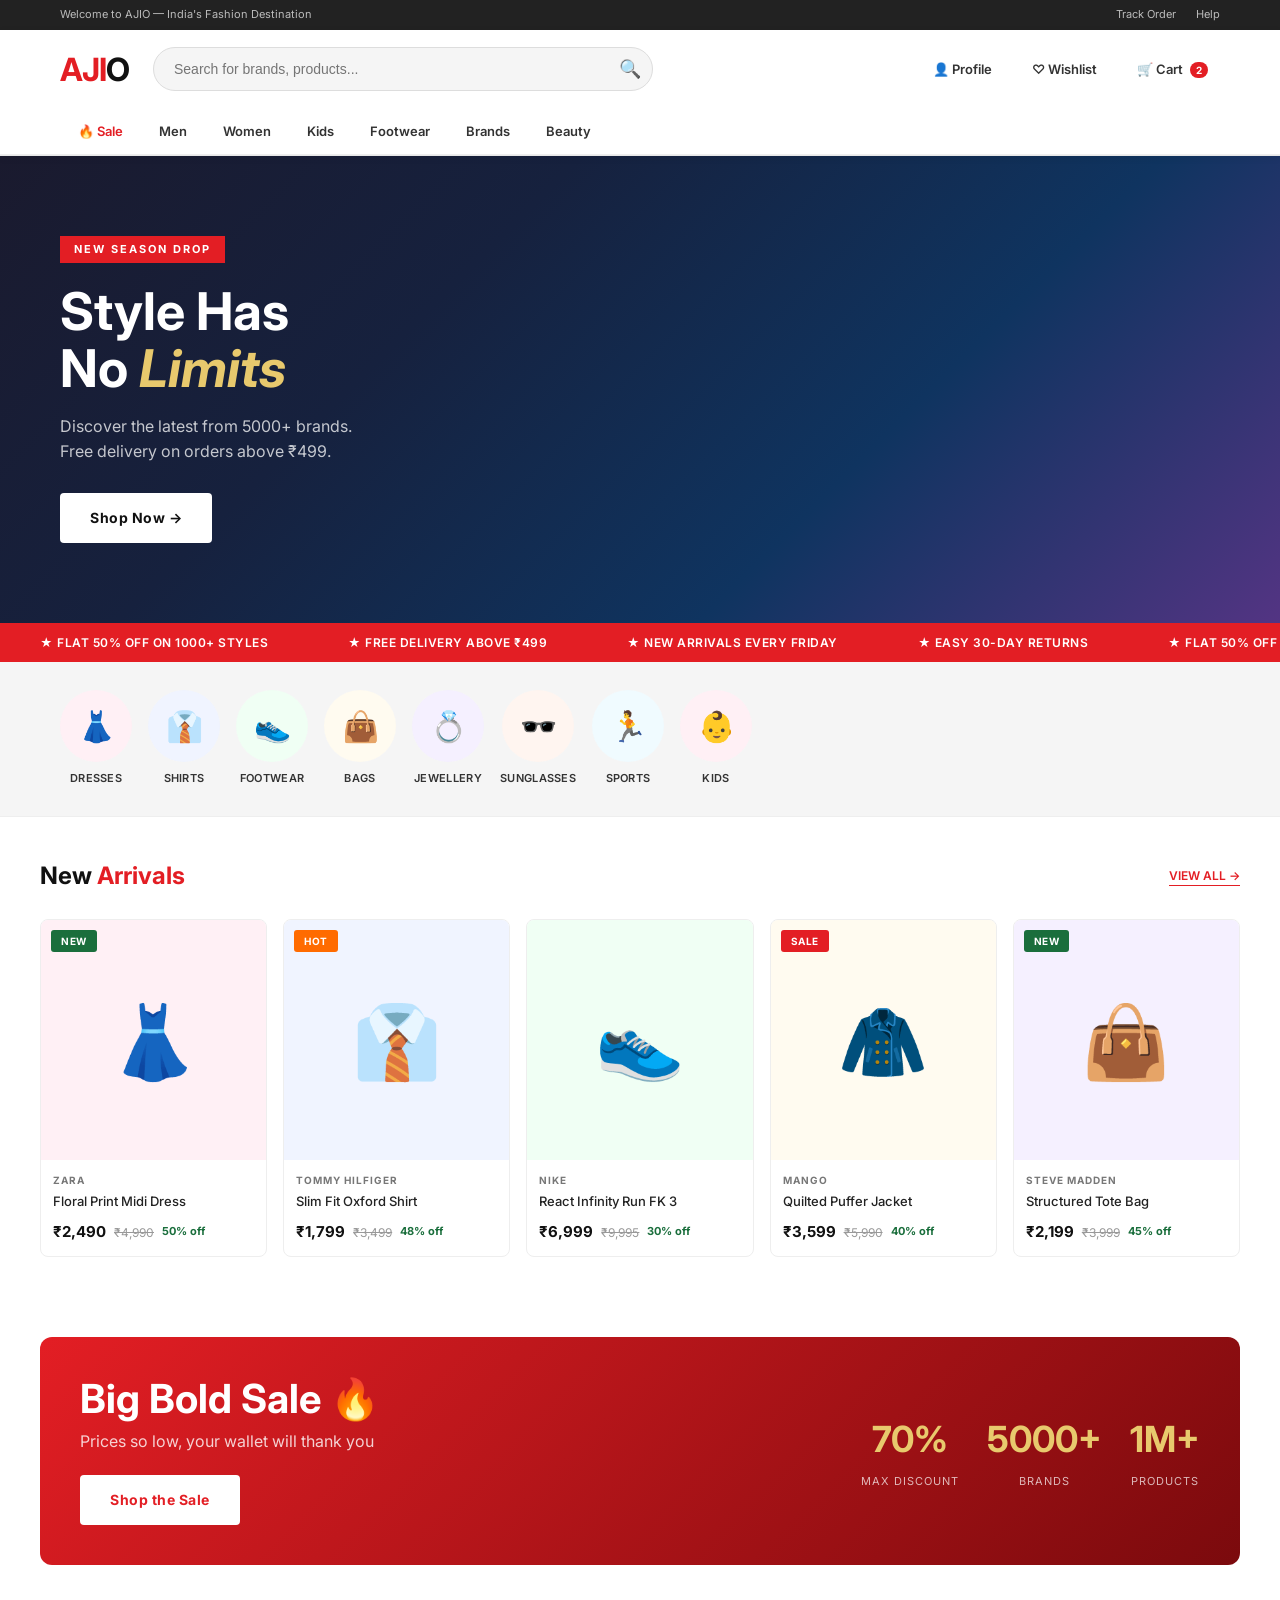
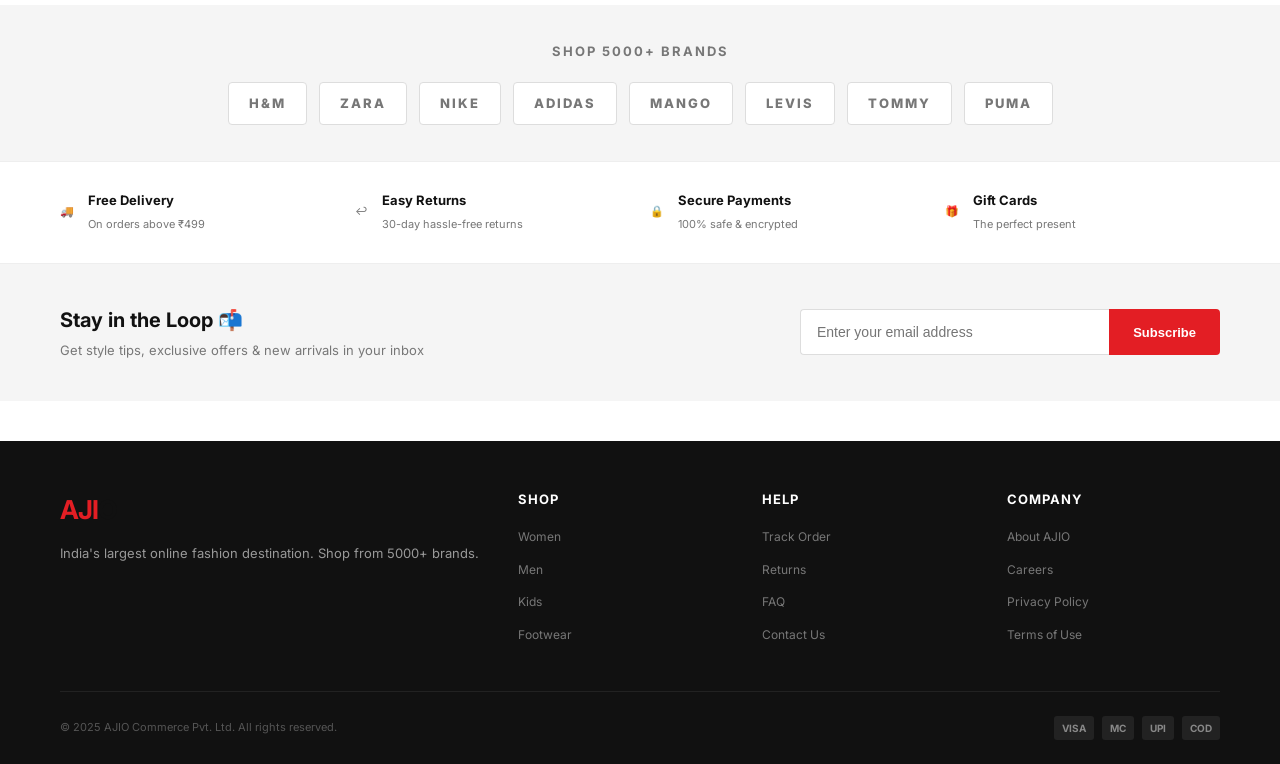
<file: index.html>
<!DOCTYPE html>
<html lang="en">
<head>
  <meta charset="UTF-8" />
  <meta name="viewport" content="width=device-width, initial-scale=1.0" />
  <title>AJIO — Online Fashion Store</title>

  <!-- Google Font for nice typography -->
  <link href="https://fonts.googleapis.com/css2?family=Inter:wght@400;600;700&display=swap" rel="stylesheet" />

  <!-- Our CSS file -->
  <link rel="stylesheet" href="style.css" />
</head>
<body>

  <!-- ============================================ -->
  <!--  TOP BAR - small bar with helpful links      -->
  <!-- ============================================ -->
  <div class="top-bar">
    <div class="container">
      <span>Welcome to AJIO — India's Fashion Destination</span>
      <div class="top-links">
        <a href="#">Track Order</a>
        <a href="#">Help</a>
      </div>
    </div>
  </div>

  <!-- ============================================ -->
  <!--  HEADER - logo, search bar, and action icons -->
  <!-- ============================================ -->
  <header>
    <div class="container header-content">

      <!-- Logo -->
      <a href="#" class="logo">AJI<span>O</span></a>

      <!-- Search Bar -->
      <div class="search-box">
        <input type="text" placeholder="Search for brands, products..." />
        <button class="search-button">🔍</button>
      </div>

      <!-- Action Buttons (Profile, Wishlist, Cart) -->
      <div class="header-buttons">
        <a href="#" class="header-btn">👤 Profile</a>
        <a href="#" class="header-btn">♡ Wishlist</a>
        <a href="#" class="header-btn">🛒 Cart <span class="cart-count">2</span></a>
      </div>

    </div>

    <!-- Navigation Menu -->
    <nav>
      <div class="container nav-links">
        <a href="#" class="nav-link sale">🔥 Sale</a>
        <a href="#" class="nav-link">Men</a>
        <a href="#" class="nav-link">Women</a>
        <a href="#" class="nav-link">Kids</a>
        <a href="#" class="nav-link">Footwear</a>
        <a href="#" class="nav-link">Brands</a>
        <a href="#" class="nav-link">Beauty</a>
      </div>
    </nav>
  </header>

  <!-- ============================================ -->
  <!--  HERO SECTION - big banner with a message    -->
  <!-- ============================================ -->
  <section class="hero">
    <div class="hero-text">
      <span class="hero-tag">New Season Drop</span>
      <h1>Style Has<br />No <em>Limits</em></h1>
      <p>Discover the latest from 5000+ brands.<br />Free delivery on orders above ₹499.</p>
      <a href="#" class="btn">Shop Now →</a>
    </div>
  </section>

  <!-- ============================================ -->
  <!--  OFFER STRIP - scrolling offers bar          -->
  <!-- ============================================ -->
  <div class="offer-bar">
    <div class="offer-scroll">
      <span>★ FLAT 50% OFF ON 1000+ STYLES</span>
      <span>★ FREE DELIVERY ABOVE ₹499</span>
      <span>★ NEW ARRIVALS EVERY FRIDAY</span>
      <span>★ EASY 30-DAY RETURNS</span>
      <span>★ FLAT 50% OFF ON 1000+ STYLES</span>
      <span>★ FREE DELIVERY ABOVE ₹499</span>
      <span>★ NEW ARRIVALS EVERY FRIDAY</span>
      <span>★ EASY 30-DAY RETURNS</span>
    </div>
  </div>

  <!-- ============================================ -->
  <!--  CATEGORIES - round icons to browse by type  -->
  <!-- ============================================ -->
  <section class="categories">
    <div class="container category-list">
      <div class="category-item">
        <div class="category-icon" style="background: #fff0f5;">👗</div>
        <span>Dresses</span>
      </div>
      <div class="category-item">
        <div class="category-icon" style="background: #f0f4ff;">👔</div>
        <span>Shirts</span>
      </div>
      <div class="category-item">
        <div class="category-icon" style="background: #f0fff4;">👟</div>
        <span>Footwear</span>
      </div>
      <div class="category-item">
        <div class="category-icon" style="background: #fffbf0;">👜</div>
        <span>Bags</span>
      </div>
      <div class="category-item">
        <div class="category-icon" style="background: #f5f0ff;">💍</div>
        <span>Jewellery</span>
      </div>
      <div class="category-item">
        <div class="category-icon" style="background: #fff5f0;">🕶️</div>
        <span>Sunglasses</span>
      </div>
      <div class="category-item">
        <div class="category-icon" style="background: #f0fbff;">🏃</div>
        <span>Sports</span>
      </div>
      <div class="category-item">
        <div class="category-icon" style="background: #fff0f5;">👶</div>
        <span>Kids</span>
      </div>
    </div>
  </section>

  <!-- ============================================ -->
  <!--  PRODUCTS - grid of product cards            -->
  <!-- ============================================ -->
  <section class="container section">

    <!-- Section heading with "View All" link -->
    <div class="section-header">
      <h2>New <span class="highlight">Arrivals</span></h2>
      <a href="#" class="view-all">View All →</a>
    </div>

    <!-- Product Cards Grid -->
    <div class="product-grid">

      <!-- Product Card 1 -->
      <div class="product-card">
        <div class="product-image" style="background: #fff0f5;">
          👗
          <span class="badge green">NEW</span>
        </div>
        <div class="product-details">
          <p class="brand">Zara</p>
          <p class="name">Floral Print Midi Dress</p>
          <div class="price-row">
            <span class="price">₹2,490</span>
            <span class="old-price">₹4,990</span>
            <span class="discount">50% off</span>
          </div>
        </div>
      </div>

      <!-- Product Card 2 -->
      <div class="product-card">
        <div class="product-image" style="background: #f0f4ff;">
          👔
          <span class="badge orange">HOT</span>
        </div>
        <div class="product-details">
          <p class="brand">Tommy Hilfiger</p>
          <p class="name">Slim Fit Oxford Shirt</p>
          <div class="price-row">
            <span class="price">₹1,799</span>
            <span class="old-price">₹3,499</span>
            <span class="discount">48% off</span>
          </div>
        </div>
      </div>

      <!-- Product Card 3 -->
      <div class="product-card">
        <div class="product-image" style="background: #f0fff4;">
          👟
        </div>
        <div class="product-details">
          <p class="brand">Nike</p>
          <p class="name">React Infinity Run FK 3</p>
          <div class="price-row">
            <span class="price">₹6,999</span>
            <span class="old-price">₹9,995</span>
            <span class="discount">30% off</span>
          </div>
        </div>
      </div>

      <!-- Product Card 4 -->
      <div class="product-card">
        <div class="product-image" style="background: #fffbf0;">
          🧥
          <span class="badge">SALE</span>
        </div>
        <div class="product-details">
          <p class="brand">Mango</p>
          <p class="name">Quilted Puffer Jacket</p>
          <div class="price-row">
            <span class="price">₹3,599</span>
            <span class="old-price">₹5,990</span>
            <span class="discount">40% off</span>
          </div>
        </div>
      </div>

      <!-- Product Card 5 -->
      <div class="product-card">
        <div class="product-image" style="background: #f5f0ff;">
          👜
          <span class="badge green">NEW</span>
        </div>
        <div class="product-details">
          <p class="brand">Steve Madden</p>
          <p class="name">Structured Tote Bag</p>
          <div class="price-row">
            <span class="price">₹2,199</span>
            <span class="old-price">₹3,999</span>
            <span class="discount">45% off</span>
          </div>
        </div>
      </div>

    </div>
  </section>

  <!-- ============================================ -->
  <!--  SALE BANNER - big colorful sale promotion   -->
  <!-- ============================================ -->
  <section class="container section">
    <div class="sale-banner">
      <div class="sale-info">
        <h2>Big Bold Sale 🔥</h2>
        <p>Prices so low, your wallet will thank you</p>
        <a href="#" class="btn btn-white">Shop the Sale</a>
      </div>
      <div class="sale-numbers">
        <div class="stat-box">
          <span class="stat-number">70%</span>
          <span class="stat-label">Max Discount</span>
        </div>
        <div class="stat-box">
          <span class="stat-number">5000+</span>
          <span class="stat-label">Brands</span>
        </div>
        <div class="stat-box">
          <span class="stat-number">1M+</span>
          <span class="stat-label">Products</span>
        </div>
      </div>
    </div>
  </section>

  <!-- ============================================ -->
  <!--  BRANDS - logos of popular brands            -->
  <!-- ============================================ -->
  <section class="brands-section">
    <div class="container">
      <p class="brands-title">SHOP 5000+ BRANDS</p>
      <div class="brands-list">
        <div class="brand-box">H&M</div>
        <div class="brand-box">ZARA</div>
        <div class="brand-box">NIKE</div>
        <div class="brand-box">ADIDAS</div>
        <div class="brand-box">MANGO</div>
        <div class="brand-box">LEVIS</div>
        <div class="brand-box">TOMMY</div>
        <div class="brand-box">PUMA</div>
      </div>
    </div>
  </section>

  <!-- ============================================ -->
  <!--  USP BAR - trust badges (delivery, returns)  -->
  <!-- ============================================ -->
  <section class="usp-section">
    <div class="container usp-grid">
      <div class="usp-item">
        <span class="usp-icon">🚚</span>
        <div>
          <strong>Free Delivery</strong>
          <span>On orders above ₹499</span>
        </div>
      </div>
      <div class="usp-item">
        <span class="usp-icon">↩️</span>
        <div>
          <strong>Easy Returns</strong>
          <span>30-day hassle-free returns</span>
        </div>
      </div>
      <div class="usp-item">
        <span class="usp-icon">🔒</span>
        <div>
          <strong>Secure Payments</strong>
          <span>100% safe & encrypted</span>
        </div>
      </div>
      <div class="usp-item">
        <span class="usp-icon">🎁</span>
        <div>
          <strong>Gift Cards</strong>
          <span>The perfect present</span>
        </div>
      </div>
    </div>
  </section>

  <!-- ============================================ -->
  <!--  NEWSLETTER - email signup                   -->
  <!-- ============================================ -->
  <section class="newsletter">
    <div class="container newsletter-content">
      <div>
        <h3>Stay in the Loop 📬</h3>
        <p>Get style tips, exclusive offers & new arrivals in your inbox</p>
      </div>
      <div class="newsletter-form">
        <input type="email" placeholder="Enter your email address" />
        <button>Subscribe</button>
      </div>
    </div>
  </section>

  <!-- ============================================ -->
  <!--  FOOTER - links and copyright                -->
  <!-- ============================================ -->
  <footer>
    <div class="container footer-content">

      <!-- Footer columns -->
      <div class="footer-grid">

        <!-- Brand column -->
        <div class="footer-brand">
          <div class="logo">AJI<span>O</span></div>
          <p>India's largest online fashion destination. Shop from 5000+ brands.</p>
        </div>

        <!-- Shop links -->
        <div class="footer-column">
          <h4>Shop</h4>
          <ul>
            <li><a href="#">Women</a></li>
            <li><a href="#">Men</a></li>
            <li><a href="#">Kids</a></li>
            <li><a href="#">Footwear</a></li>
          </ul>
        </div>

        <!-- Help links -->
        <div class="footer-column">
          <h4>Help</h4>
          <ul>
            <li><a href="#">Track Order</a></li>
            <li><a href="#">Returns</a></li>
            <li><a href="#">FAQ</a></li>
            <li><a href="#">Contact Us</a></li>
          </ul>
        </div>

        <!-- Company links -->
        <div class="footer-column">
          <h4>Company</h4>
          <ul>
            <li><a href="#">About AJIO</a></li>
            <li><a href="#">Careers</a></li>
            <li><a href="#">Privacy Policy</a></li>
            <li><a href="#">Terms of Use</a></li>
          </ul>
        </div>
      </div>

      <!-- Copyright -->
      <div class="footer-bottom">
        <span>© 2025 AJIO Commerce Pvt. Ltd. All rights reserved.</span>
        <div class="payment-methods">
          <span class="pay-badge">VISA</span>
          <span class="pay-badge">MC</span>
          <span class="pay-badge">UPI</span>
          <span class="pay-badge">COD</span>
        </div>
      </div>

    </div>
  </footer>

</body>
</html>
</file>
<file: style.css>
/* ============================================
   RESET - removes default browser spacing
   ============================================ */
* {
  margin: 0;           /* remove all default margins */
  padding: 0;          /* remove all default padding */
  box-sizing: border-box; /* makes width include padding & border */
}

/* ============================================
   BASE STYLES - applied to the whole page
   ============================================ */
body {
  font-family: "Inter", sans-serif;  /* use Inter font */
  background: #ffffff;               /* white background */
  color: #111111;                    /* dark text color */
  font-size: 14px;                   /* base font size */
  line-height: 1.6;                  /* spacing between lines */
}

/* Remove underline from all links */
a {
  text-decoration: none;
  color: inherit;  /* links use the same color as surrounding text */
}

/* Remove bullet points from lists */
ul {
  list-style: none;
}

/* ============================================
   CONTAINER - centers content with max width
   ============================================ */
.container {
  max-width: 1200px;    /* content won't be wider than this */
  margin: 0 auto;       /* center horizontally */
  padding: 0 20px;      /* small padding on sides */
}

/* ============================================
   TOP BAR - thin dark bar at the very top
   ============================================ */
.top-bar {
  background: #222;     /* dark background */
  color: #bbb;          /* light gray text */
  font-size: 11px;      /* small text */
  padding: 6px 0;       /* vertical padding */
}

.top-bar .container {
  display: flex;                    /* place items in a row */
  justify-content: space-between;   /* push items to edges */
  align-items: center;              /* vertically center */
}

.top-links {
  display: flex;  /* place links in a row */
  gap: 20px;      /* space between links */
}

.top-links a {
  color: #bbb;
}

.top-links a:hover {
  color: #fff;  /* turn white on hover */
}

/* ============================================
   HEADER - logo, search, and action buttons
   ============================================ */
header {
  background: #fff;
  border-bottom: 1px solid #e8e8e8;  /* thin line at bottom */
  position: sticky;   /* stays at top when scrolling */
  top: 0;
  z-index: 100;       /* appears above other content */
  box-shadow: 0 2px 8px rgba(0, 0, 0, 0.06); /* subtle shadow */
}

.header-content {
  display: flex;          /* items in a row */
  align-items: center;    /* vertically centered */
  padding: 14px 20px;     /* inner spacing */
  gap: 24px;              /* space between items */
}

/* Logo styling */
.logo {
  font-size: 32px;
  font-weight: 700;       /* bold */
  color: #e31e24;          /* AJIO red */
  letter-spacing: -1px;
}

.logo span {
  color: #111;  /* the "O" is black */
}

/* Search Box */
.search-box {
  flex: 1;             /* takes up remaining space */
  max-width: 500px;    /* but not too wide */
  position: relative;  /* for positioning the button inside */
}

.search-box input {
  width: 100%;
  height: 44px;
  border: 1.5px solid #ddd;
  border-radius: 22px;       /* fully rounded corners */
  padding: 0 50px 0 20px;    /* space for button on right */
  font-size: 14px;
  outline: none;              /* no blue outline on click */
  background: #f5f5f5;
}

.search-box input:focus {
  border-color: #e31e24;   /* red border when clicked */
  background: #fff;
}

.search-button {
  position: absolute;   /* sits inside the input */
  right: 12px;
  top: 50%;
  transform: translateY(-50%);  /* perfectly center vertically */
  background: none;
  border: none;
  font-size: 18px;
  cursor: pointer;
}

/* Header Action Buttons (Profile, Wishlist, Cart) */
.header-buttons {
  display: flex;
  gap: 16px;
  margin-left: auto;  /* push to the right side */
}

.header-btn {
  font-size: 13px;
  font-weight: 600;
  color: #333;
  padding: 8px 12px;
  border-radius: 8px;
  transition: background 0.2s;  /* smooth hover effect */
}

.header-btn:hover {
  background: #f5f5f5;
  color: #e31e24;
}

/* Cart item count bubble */
.cart-count {
  background: #e31e24;
  color: white;
  font-size: 10px;
  font-weight: 700;
  padding: 2px 6px;
  border-radius: 10px;
  margin-left: 4px;
}

/* ============================================
   NAVIGATION - horizontal menu links
   ============================================ */
nav {
  background: #fff;
  border-bottom: 1px solid #eee;
}

.nav-links {
  display: flex;      /* items in a row */
  gap: 0;
}

.nav-link {
  padding: 12px 18px;
  font-size: 13px;
  font-weight: 600;
  color: #333;
  position: relative;   /* for the underline effect */
  transition: color 0.2s;
}

/* Underline animation on hover */
.nav-link::after {
  content: "";             /* creates an empty element */
  position: absolute;
  bottom: 0;
  left: 0;
  right: 0;
  height: 2px;
  background: #e31e24;
  transform: scaleX(0);   /* hidden by default */
  transition: transform 0.2s;
}

.nav-link:hover {
  color: #e31e24;
}

.nav-link:hover::after {
  transform: scaleX(1);  /* show the underline */
}

/* Sale link is always red */
.nav-link.sale {
  color: #e31e24;
}

/* ============================================
   HERO SECTION - large banner area
   ============================================ */
.hero {
  /* Gradient background (dark blue to purple) */
  background: linear-gradient(135deg, #1a1a2e, #16213e, #0f3460, #533483);
  padding: 80px 60px;
  display: flex;
  align-items: center;
}

.hero-text {
  max-width: 520px;
}

.hero-tag {
  display: inline-block;
  background: #e31e24;
  color: white;
  font-size: 11px;
  font-weight: 700;
  padding: 5px 14px;
  letter-spacing: 2px;
  text-transform: uppercase;
  margin-bottom: 20px;
}

.hero h1 {
  font-size: 52px;
  line-height: 1.1;
  color: white;
  margin-bottom: 16px;
}

.hero h1 em {
  font-style: italic;
  color: #e8c96d;  /* gold color for emphasis */
}

.hero p {
  color: rgba(255, 255, 255, 0.75);
  font-size: 16px;
  margin-bottom: 28px;
}

/* Main Call-to-Action Button */
.btn {
  display: inline-block;
  background: white;
  color: #111;
  font-weight: 700;
  font-size: 14px;
  padding: 14px 30px;
  border-radius: 4px;
  letter-spacing: 0.5px;
  transition: background 0.2s, color 0.2s;
}

.btn:hover {
  background: #e31e24;
  color: white;
}

/* White button variant (used in sale section) */
.btn-white {
  background: white;
  color: #e31e24;
}

.btn-white:hover {
  background: #fff0f0;
}

/* ============================================
   OFFER BAR - scrolling text strip
   ============================================ */
.offer-bar {
  background: #e31e24;  /* red background */
  color: white;
  padding: 10px 0;
  overflow: hidden;      /* hide overflowing text */
}

.offer-scroll {
  display: flex;
  white-space: nowrap;               /* keep text on one line */
  animation: scroll 20s linear infinite; /* smooth scrolling */
}

.offer-scroll span {
  padding: 0 40px;
  font-size: 12px;
  font-weight: 600;
  letter-spacing: 0.5px;
}

/* Scrolling animation - moves text from right to left */
@keyframes scroll {
  from { transform: translateX(0); }
  to   { transform: translateX(-50%); }
}

/* ============================================
   CATEGORIES - round icons in a row
   ============================================ */
.categories {
  background: #f5f5f5;
  padding: 28px 0;
  border-bottom: 1px solid #eee;
}

.category-list {
  display: flex;
  gap: 16px;
  overflow-x: auto;  /* allows horizontal scrolling on small screens */
}

/* Hide scrollbar but keep scrolling */
.category-list::-webkit-scrollbar {
  display: none;
}

.category-item {
  display: flex;
  flex-direction: column;  /* icon on top, text below */
  align-items: center;
  gap: 8px;
  cursor: pointer;
  flex-shrink: 0;  /* don't squish items */
}

.category-icon {
  width: 72px;
  height: 72px;
  border-radius: 50%;     /* makes it a circle */
  display: flex;
  align-items: center;
  justify-content: center;
  font-size: 30px;
  border: 2px solid transparent;
  transition: border-color 0.2s, transform 0.2s;
}

/* Hover effect on category circles */
.category-item:hover .category-icon {
  border-color: #e31e24;
  transform: scale(1.08);  /* slightly bigger */
}

.category-item span {
  font-size: 11px;
  font-weight: 600;
  color: #333;
  text-transform: uppercase;
  letter-spacing: 0.3px;
}

/* ============================================
   SECTION - reusable section spacing
   ============================================ */
.section {
  padding: 40px 0;
}

.section-header {
  display: flex;
  justify-content: space-between;
  align-items: center;
  margin-bottom: 24px;
}

.section-header h2 {
  font-size: 24px;
  font-weight: 700;
}

.highlight {
  color: #e31e24;  /* red accent color */
}

.view-all {
  font-size: 12px;
  font-weight: 600;
  color: #e31e24;
  text-transform: uppercase;
  border-bottom: 1px solid #e31e24;
}

.view-all:hover {
  opacity: 0.7;
}

/* ============================================
   PRODUCT GRID - shows products in columns
   ============================================ */
.product-grid {
  display: grid;
  grid-template-columns: repeat(5, 1fr);  /* 5 equal columns */
  gap: 16px;                               /* space between cards */
}

/* Individual Product Card */
.product-card {
  border: 1px solid #eee;
  border-radius: 8px;
  overflow: hidden;      /* clips content to rounded corners */
  background: white;
  cursor: pointer;
  transition: box-shadow 0.2s, transform 0.2s;
}

/* Hover effect - lifts the card up */
.product-card:hover {
  box-shadow: 0 8px 24px rgba(0, 0, 0, 0.1);
  transform: translateY(-3px);
}

/* Product Image Area */
.product-image {
  height: 240px;
  display: flex;
  align-items: center;
  justify-content: center;
  font-size: 72px;     /* big emoji */
  position: relative;   /* for badge positioning */
}

/* Badge (NEW, HOT, SALE) */
.badge {
  position: absolute;
  top: 10px;
  left: 10px;
  background: #e31e24;
  color: white;
  font-size: 10px;
  font-weight: 700;
  padding: 3px 10px;
  border-radius: 3px;
  letter-spacing: 0.5px;
}

.badge.green {
  background: #1a6e3c;  /* green for "NEW" */
}

.badge.orange {
  background: #ff6b00;  /* orange for "HOT" */
}

/* Product Details (brand, name, price) */
.product-details {
  padding: 12px;
}

.brand {
  font-size: 10px;
  font-weight: 700;
  color: #777;
  text-transform: uppercase;
  letter-spacing: 1px;
  margin-bottom: 3px;
}

.name {
  font-size: 13px;
  font-weight: 500;
  color: #222;
  margin-bottom: 8px;
  /* Cut off long names with "..." */
  white-space: nowrap;
  overflow: hidden;
  text-overflow: ellipsis;
}

/* Price Row */
.price-row {
  display: flex;
  align-items: center;
  gap: 8px;
}

.price {
  font-size: 15px;
  font-weight: 700;
  color: #111;
}

.old-price {
  font-size: 12px;
  color: #999;
  text-decoration: line-through;  /* strikethrough line */
}

.discount {
  font-size: 11px;
  font-weight: 700;
  color: #1a6e3c;  /* green text */
}

/* ============================================
   SALE BANNER - big promotional block
   ============================================ */
.sale-banner {
  background: linear-gradient(135deg, #e31e24, #7b0a0d);  /* red gradient */
  padding: 40px;
  border-radius: 12px;
  display: flex;
  justify-content: space-between;
  align-items: center;
}

.sale-info h2 {
  font-size: 40px;
  color: white;
  line-height: 1.1;
  margin-bottom: 8px;
}

.sale-info p {
  color: rgba(255, 255, 255, 0.8);
  font-size: 16px;
  margin-bottom: 20px;
}

/* Sale Statistics */
.sale-numbers {
  display: flex;
  gap: 28px;
}

.stat-box {
  text-align: center;
}

.stat-number {
  font-size: 36px;
  font-weight: 700;
  color: #e8c96d;  /* gold color */
  display: block;
}

.stat-label {
  color: rgba(255, 255, 255, 0.7);
  font-size: 11px;
  text-transform: uppercase;
  letter-spacing: 1px;
}

/* ============================================
   BRANDS SECTION
   ============================================ */
.brands-section {
  background: #f5f5f5;
  padding: 36px 0;
}

.brands-title {
  text-align: center;
  font-size: 13px;
  font-weight: 700;
  color: #777;
  letter-spacing: 2px;
  margin-bottom: 20px;
}

.brands-list {
  display: flex;
  justify-content: center;
  flex-wrap: wrap;   /* wraps to next line on small screens */
  gap: 12px;
}

.brand-box {
  background: white;
  padding: 10px 20px;
  border: 1px solid #ddd;
  border-radius: 4px;
  font-size: 13px;
  font-weight: 800;
  color: #777;
  letter-spacing: 2px;
  cursor: pointer;
  transition: border-color 0.2s, color 0.2s;
}

.brand-box:hover {
  border-color: #e31e24;
  color: #e31e24;
}

/* ============================================
   USP SECTION - trust badges
   ============================================ */
.usp-section {
  border-top: 1px solid #eee;
  padding: 28px 0;
}

.usp-grid {
  display: grid;
  grid-template-columns: repeat(4, 1fr);  /* 4 equal columns */
  gap: 20px;
}

.usp-item {
  display: flex;
  align-items: center;
  gap: 14px;
}

.usp-icon {
  font-size: 30px;
}

.usp-item strong {
  display: block;
  font-size: 13px;
  color: #111;
  margin-bottom: 2px;
}

.usp-item span {
  font-size: 11px;
  color: #777;
}

/* ============================================
   NEWSLETTER - email signup
   ============================================ */
.newsletter {
  background: #f5f5f5;
  padding: 40px 0;
  border-top: 1px solid #eee;
}

.newsletter-content {
  display: flex;
  justify-content: space-between;
  align-items: center;
  gap: 40px;
}

.newsletter-content h3 {
  font-size: 20px;
  font-weight: 700;
  margin-bottom: 4px;
}

.newsletter-content p {
  color: #777;
  font-size: 13px;
}

.newsletter-form {
  display: flex;
  flex: 1;
  max-width: 420px;
}

.newsletter-form input {
  flex: 1;
  height: 46px;
  border: 1.5px solid #ddd;
  border-right: none;
  border-radius: 4px 0 0 4px;  /* rounded on left side only */
  padding: 0 16px;
  font-size: 14px;
  outline: none;
}

.newsletter-form input:focus {
  border-color: #e31e24;
}

.newsletter-form button {
  height: 46px;
  padding: 0 24px;
  background: #e31e24;
  color: white;
  border: none;
  font-size: 13px;
  font-weight: 700;
  border-radius: 0 4px 4px 0;  /* rounded on right side only */
  cursor: pointer;
  transition: background 0.2s;
}

.newsletter-form button:hover {
  background: #b71c1c;  /* darker red on hover */
}

/* ============================================
   FOOTER - bottom of the page
   ============================================ */
footer {
  background: #111;   /* very dark background */
  color: #999;         /* gray text */
  padding: 48px 0 24px;
  margin-top: 40px;
}

.footer-grid {
  display: grid;
  grid-template-columns: 2fr 1fr 1fr 1fr;  /* brand col is wider */
  gap: 32px;
  padding-bottom: 36px;
  border-bottom: 1px solid #222;
  margin-bottom: 24px;
}

.footer-brand .logo {
  font-size: 26px;
  margin-bottom: 12px;
  display: inline-block;
}

.footer-brand p {
  font-size: 13px;
  line-height: 1.7;
}

.footer-column h4 {
  color: white;
  font-size: 13px;
  font-weight: 700;
  text-transform: uppercase;
  letter-spacing: 1px;
  margin-bottom: 16px;
}

.footer-column li {
  margin-bottom: 10px;
}

.footer-column a {
  font-size: 12px;
  color: #777;
  transition: color 0.2s;
}

.footer-column a:hover {
  color: white;
}

/* Footer Bottom Row */
.footer-bottom {
  display: flex;
  justify-content: space-between;
  align-items: center;
  font-size: 11px;
  color: #555;
}

.payment-methods {
  display: flex;
  gap: 8px;
}

.pay-badge {
  background: #222;
  padding: 4px 8px;
  border-radius: 3px;
  font-size: 10px;
  font-weight: 700;
  color: #888;
}

/* ============================================
   RESPONSIVE - adjust for smaller screens
   ============================================ */

/* Tablets and smaller laptops */
@media (max-width: 1024px) {
  .product-grid {
    grid-template-columns: repeat(3, 1fr);  /* 3 columns instead of 5 */
  }

  .usp-grid {
    grid-template-columns: repeat(2, 1fr);  /* 2 columns */
  }

  .sale-banner {
    flex-direction: column;  /* stack vertically */
    text-align: center;
    gap: 24px;
  }
}

/* Phones */
@media (max-width: 640px) {
  .header-content {
    flex-wrap: wrap;  /* wrap items to next line */
  }

  .search-box {
    order: 3;         /* move search to third row */
    max-width: 100%;
    flex-basis: 100%; /* take full width */
  }

  .header-buttons {
    font-size: 12px;
    gap: 8px;
  }

  .nav-links {
    overflow-x: auto;  /* scroll horizontally */
  }

  .hero {
    padding: 40px 20px;
  }

  .hero h1 {
    font-size: 32px;
  }

  .product-grid {
    grid-template-columns: repeat(2, 1fr);  /* 2 columns on phones */
  }

  .footer-grid {
    grid-template-columns: 1fr;  /* single column footer */
  }

  .newsletter-content {
    flex-direction: column;
    text-align: center;
  }

  .newsletter-form {
    max-width: 100%;
  }

  .usp-grid {
    grid-template-columns: 1fr;  /* single column */
  }

  .footer-bottom {
    flex-direction: column;
    gap: 12px;
    text-align: center;
  }
}
</file>
